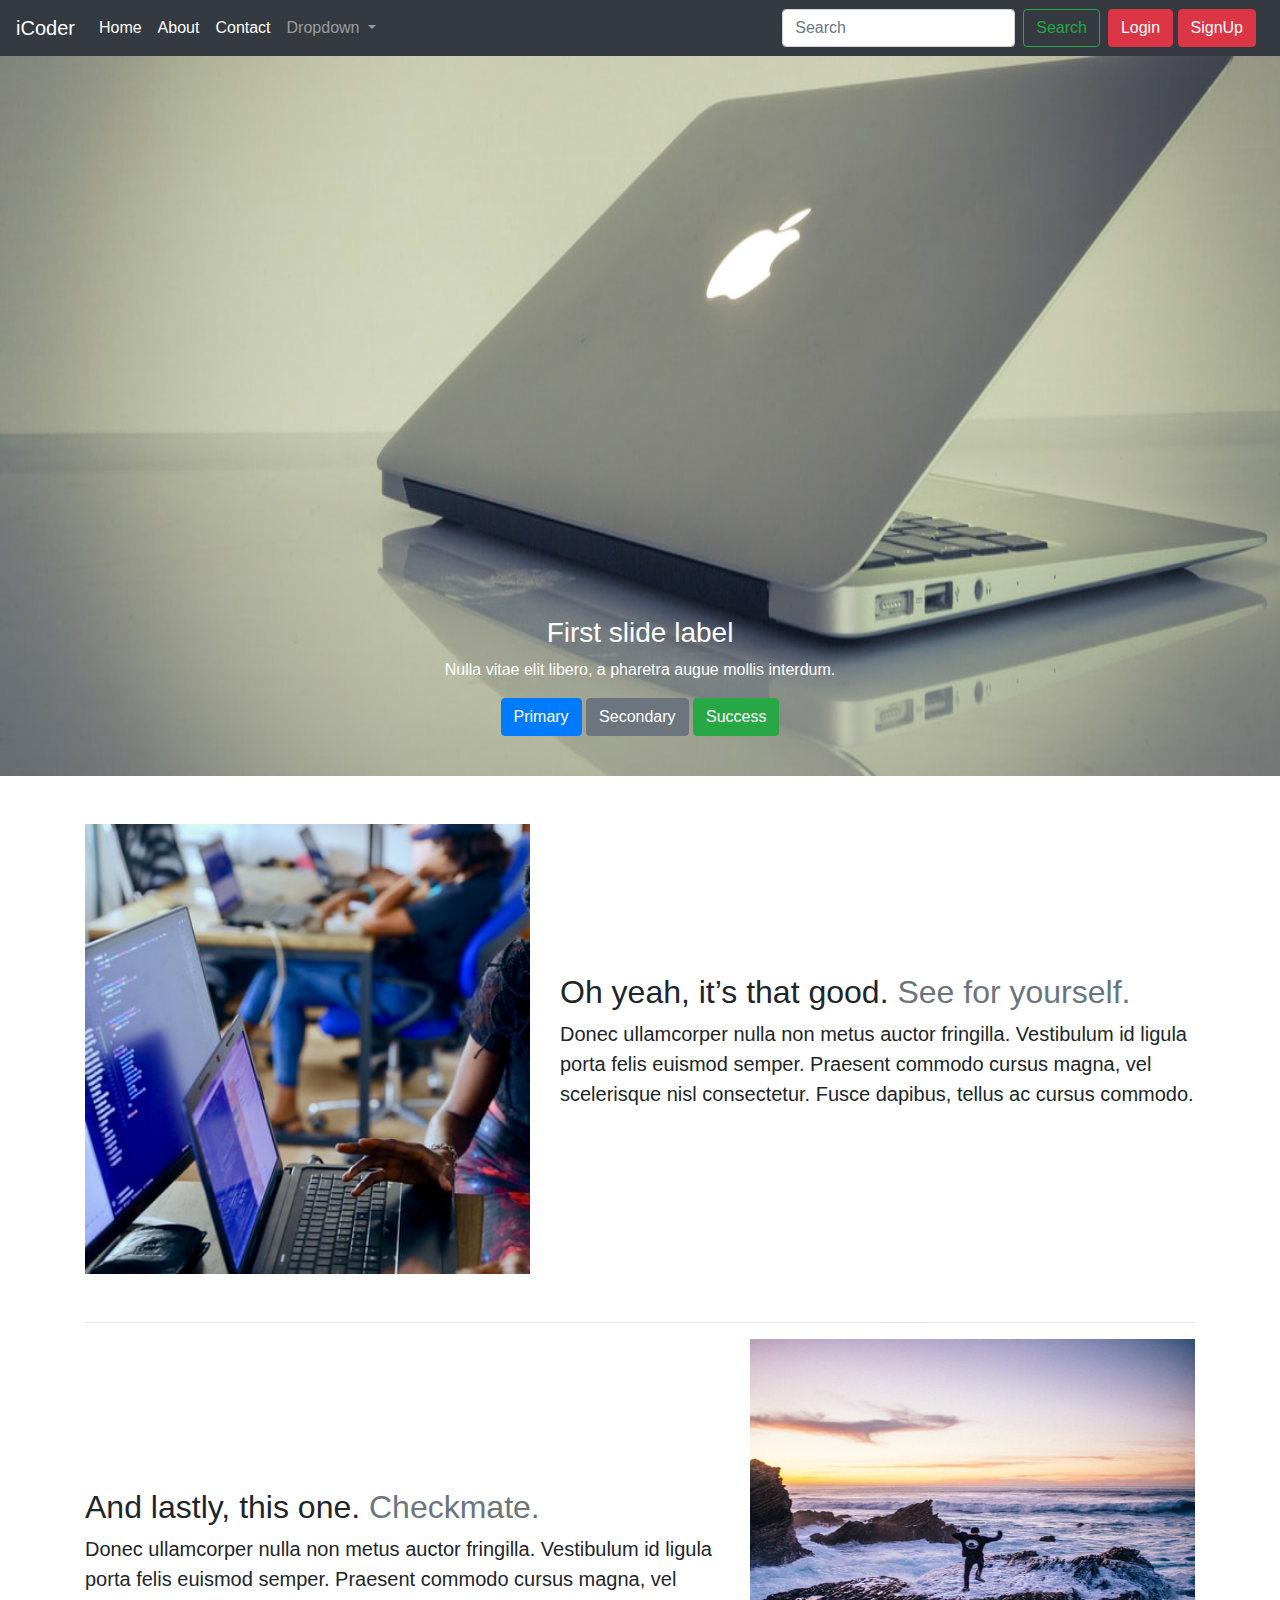
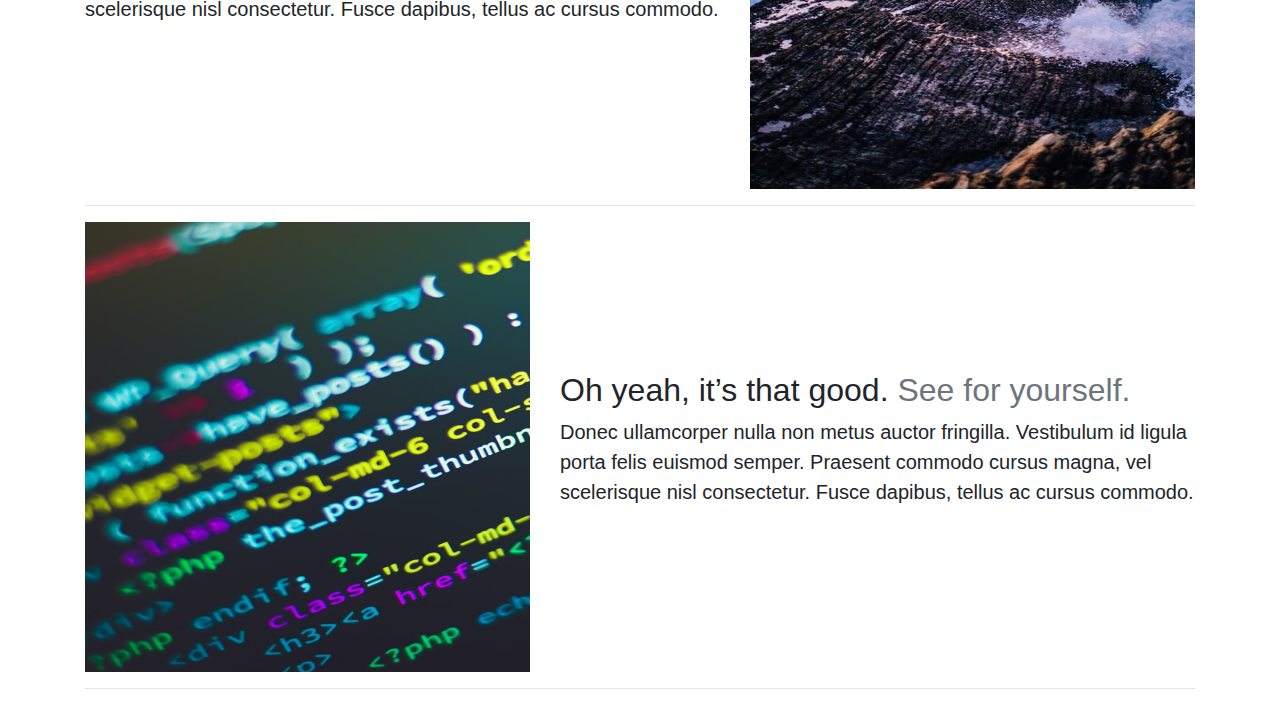
<file: index.html>
<!doctype html>
<html lang="en">
  <head>
    <!-- Required meta tags -->
    <meta charset="utf-8">
    <meta name="viewport" content="width=device-width, initial-scale=1, shrink-to-fit=no">

    <!-- Bootstrap CSS -->
    <link rel="stylesheet" href="https://cdn.jsdelivr.net/npm/bootstrap@4.4.1/dist/css/bootstrap.min.css" integrity="sha384-Vkoo8x4CGsO3+Hhxv8T/Q5PaXtkKtu6ug5TOeNV6gBiFeWPGFN9MuhOf23Q9Ifjh" crossorigin="anonymous">

    <title>iCoder Website</title>
  <link rel="stylesheet" href="style.css">
  </head>
  <body>
   

    
    <nav class="navbar navbar-expand-lg navbar-dark bg-dark">
      <a class="navbar-brand" href="#">iCoder</a>
      <button class="navbar-toggler" type="button" data-toggle="collapse" data-target="#navbarSupportedContent" aria-controls="navbarSupportedContent" aria-expanded="false" aria-label="Toggle navigation">
        <span class="navbar-toggler-icon"></span>
      </button>
    
      <div class="collapse navbar-collapse" id="navbarSupportedContent">
        <ul class="navbar-nav mr-auto">
          <li class="nav-item active">
            <a class="nav-link" href="/index.html">Home <span class="sr-only">(current)</span></a>
          </li>
          

          <li class="nav-item active">
            <a class="nav-link" href="/index2.html">About<span class="sr-only">(current)</span></a>
          </li>


          <li class="nav-item active">
            <a class="nav-link" href="/index3.html">Contact<span class="sr-only">(current)</span></a>
          </li>


          <li class="nav-item dropdown">
            <a class="nav-link dropdown-toggle" href="#" id="navbarDropdown" role="button" data-toggle="dropdown" aria-haspopup="true" aria-expanded="false">
              Dropdown
            </a>
            <div class="dropdown-menu" aria-labelledby="navbarDropdown">
              <a class="dropdown-item" href="#">Action</a>
              <a class="dropdown-item" href="#">Another action</a>
              <div class="dropdown-divider"></div>
              <a class="dropdown-item" href="#">Something else here</a>
            </div>
          </li>
         
        </ul>
        <form class="form-inline my-2 my-lg-0">
          <input class="form-control mr-sm-2" type="search" placeholder="Search" aria-label="Search">
          <button class="btn btn-outline-success my-2 my-sm-0" type="submit">Search</button>
        </form>
       
        <div class="mx-2">
          <button type="button" class="btn btn-danger" data-toggle="modal" data-target="#LoginModal">Login</button>
          <button type="button" class="btn btn-danger" data-toggle="modal" data-target="#SignupModal">SignUp</button>
        </div>

      </div>
    </nav>



<!-- Modal Login-->
<div class="modal fade" id="LoginModal" tabindex="-1" role="dialog" aria-labelledby="LoginModalLabel" aria-hidden="true">
  <div class="modal-dialog" role="document">
    <div class="modal-content">
      <div class="modal-header">
        <h5 class="modal-title" id="LoginModalLabel">Login Page</h5>
        <button type="button" class="close" data-dismiss="modal" aria-label="Close">
          <span aria-hidden="true">&times;</span>
        </button>
      </div>
      <div class="modal-body">
        <form>
          <div class="form-group">
            <label for="exampleInputEmail1">Email address</label>
            <input type="email" class="form-control" id="exampleInputEmail1" aria-describedby="emailHelp" placeholder="Enter email">
            <small id="emailHelp" class="form-text text-muted">We'll never share your email with anyone else.</small>
          </div>
          <div class="form-group">
            <label for="exampleInputPassword1">Password</label>
            <input type="password" class="form-control" id="exampleInputPassword1" placeholder="Password">
          </div>
       
       
        </form>
      </div>
      <div class="modal-footer">
        <button type="button" class="btn btn-secondary" data-dismiss="modal">Close</button>
        <button type="button" class="btn btn-primary">Login</button>
      </div>
    </div>
  </div>
</div>





<!-- Modal SignUp -->
<div class="modal fade" id="SignupModal" tabindex="-1" role="dialog" aria-labelledby="SignupModalLabel" aria-hidden="true">
  <div class="modal-dialog" role="document">
    <div class="modal-content">
      <div class="modal-header">
        <h5 class="modal-title" id="SignupModalLabel">SignUp Page</h5>
        <button type="button" class="close" data-dismiss="modal" aria-label="Close">
          <span aria-hidden="true">&times;</span>
        </button>
      </div>
      <div class="modal-body">
        
        <form>

          <div class="form-group">
            <label for="exampleInputPassword1">Name</label>
            <input type="text" class="form-control" id="exampleInputPassword1" placeholder="Name">
          </div>

          <div class="form-group">
            <label for="exampleInputEmail1">Email address</label>
            <input type="email" class="form-control" id="exampleInputEmail1" aria-describedby="emailHelp" placeholder="Enter email">
            <small id="emailHelp" class="form-text text-muted">We'll never share your email with anyone else.</small>
          </div>
          <div class="form-group">
            <label for="exampleInputPassword1">Password</label>
            <input type="password" class="form-control" id="exampleInputPassword1" placeholder="Password">
          </div>
       
          <div class="form-check">
            <input type="checkbox" class="form-check-input" id="exampleCheck1">
            <label class="form-check-label" for="exampleCheck1">Female</label>
          </div>
          <div class="form-check">
            <input type="checkbox" class="form-check-input" id="exampleCheck1">
            <label class="form-check-label" for="exampleCheck1">Male</label>
          </div>
       
        </form>

      </div>
      <div class="modal-footer">
        <button type="button" class="btn btn-secondary" data-dismiss="modal">Close</button>
        <button type="button" class="btn btn-primary">SingnUp</button>
      </div>
    </div>
  </div>
</div>




    <div id="carouselExampleSlidesOnly" class="carousel slide" data-ride="carousel">
      <div class="carousel-inner">
        <div class="carousel-item active">
            <img id="slides" src="images/1.jpg" class="d-block w-100 carouselImg" alt="...">
            <div class="carousel-caption d-none d-md-block">
              <h3>First slide label</h3>
              <p>Nulla vitae elit libero, a pharetra augue mollis interdum.</p>
              <button type="button" class="btn btn-primary">Primary</button>
              <button type="button" class="btn btn-secondary">Secondary</button>
              <button type="button" class="btn btn-success">Success</button>
            </div>
        </div>
        <div class="carousel-item">
          <img id="slides" src="images/program.avif" class="d-block w-100 carouselImg" alt="...">
          <div class="carousel-caption d-none d-md-block">
            <h3>Second slide label</h3>
            <p>Nulla vitae elit libero, a pharetra augue mollis interdum.</p>
            <button type="button" class="btn btn-primary">Primary</button>
            <button type="button" class="btn btn-secondary">Secondary</button>
            <button type="button" class="btn btn-success">Success</button>
          </div>
        </div>
        <div class="carousel-item">
          <img id="slides" src="images/img1.avif" class="d-block w-100 carouselImg" alt="...">
          <div class="carousel-caption d-none d-md-block">
            <h3>Third slide label</h3>
            <p>Nulla vitae elit libero, a pharetra augue mollis interdum.</p>
            <button type="button" class="btn btn-primary">Primary</button>
            <button type="button" class="btn btn-secondary">Secondary</button>
            <button type="button" class="btn btn-success">Success</button>
          </div>
        </div>
      </div>
    </div>





    <div class="container marketing">


  
      <div class="row featurette d-flex justify-content-center align-items-center my-5">
        <div class="col-md-7 order-md-2">
          <h2 class="featurette-heading">Oh yeah, it’s that good. <span class="text-muted">See for yourself.</span></h2>
          <p class="lead">Donec ullamcorper nulla non metus auctor fringilla. Vestibulum id ligula porta felis euismod semper. Praesent commodo cursus magna, vel scelerisque nisl consectetur. Fusce dapibus, tellus ac cursus commodo.</p>
        </div>
        <div class="col-md-5 order-md-1">
          <img id="contextImg" class="bd-placeholder-img bd-placeholder-img-lg featurette-image img-fluid mx-auto" width="500" height="500" src="images/about-1.jpg" alt="">
        </div>
      </div>
  
      <hr class="featurette-divider ">
  
      <div class="row featurette d-flex justify-content-center align-items-center">
        <div class="col-md-7">
          <h2 class="featurette-heading">And lastly, this one. <span class="text-muted">Checkmate.</span></h2>
          <p class="lead">Donec ullamcorper nulla non metus auctor fringilla. Vestibulum id ligula porta felis euismod semper. Praesent commodo cursus magna, vel scelerisque nisl consectetur. Fusce dapibus, tellus ac cursus commodo.</p>
        </div>
        <div class="col-md-5">
          <img id="contextImg" class="bd-placeholder-img bd-placeholder-img-lg featurette-image img-fluid mx-auto" width="500" height="500 cardImg2" src="images/thumb1.jpg" alt="">
        </div>
      </div>

      <hr class="featurette-divider ">
      
      <div class="row featurette d-flex justify-content-center align-items-center">
        <div class="col-md-7 order-md-2">
          <h2 class="featurette-heading">Oh yeah, it’s that good. <span class="text-muted">See for yourself.</span></h2>
          <p class="lead">Donec ullamcorper nulla non metus auctor fringilla. Vestibulum id ligula porta felis euismod semper. Praesent commodo cursus magna, vel scelerisque nisl consectetur. Fusce dapibus, tellus ac cursus commodo.</p>
        </div>
        <div class="col-md-5 order-md-1">
          <img id="contextImg" class="bd-placeholder-img bd-placeholder-img-lg featurette-image img-fluid mx-auto" width="500" height="500"  src="images/thumb2.jpg" alt="">
        </div>
      </div>
  
      <hr class="featurette-divider">
  
      <!-- /END THE FEATURETTES -->
  
    </div>







    <!-- Optional JavaScript -->
    <!-- jQuery first, then Popper.js, then Bootstrap JS -->
    <script src="https://code.jquery.com/jquery-3.4.1.slim.min.js" integrity="sha384-J6qa4849blE2+poT4WnyKhv5vZF5SrPo0iEjwBvKU7imGFAV0wwj1yYfoRSJoZ+n" crossorigin="anonymous"></script>
    <script src="https://cdn.jsdelivr.net/npm/popper.js@1.16.0/dist/umd/popper.min.js" integrity="sha384-Q6E9RHvbIyZFJoft+2mJbHaEWldlvI9IOYy5n3zV9zzTtmI3UksdQRVvoxMfooAo" crossorigin="anonymous"></script>
    <script src="https://cdn.jsdelivr.net/npm/bootstrap@4.4.1/dist/js/bootstrap.min.js" integrity="sha384-wfSDF2E50Y2D1uUdj0O3uMBJnjuUD4Ih7YwaYd1iqfktj0Uod8GCExl3Og8ifwB6" crossorigin="anonymous"></script>
  </body>
</html>
</file>
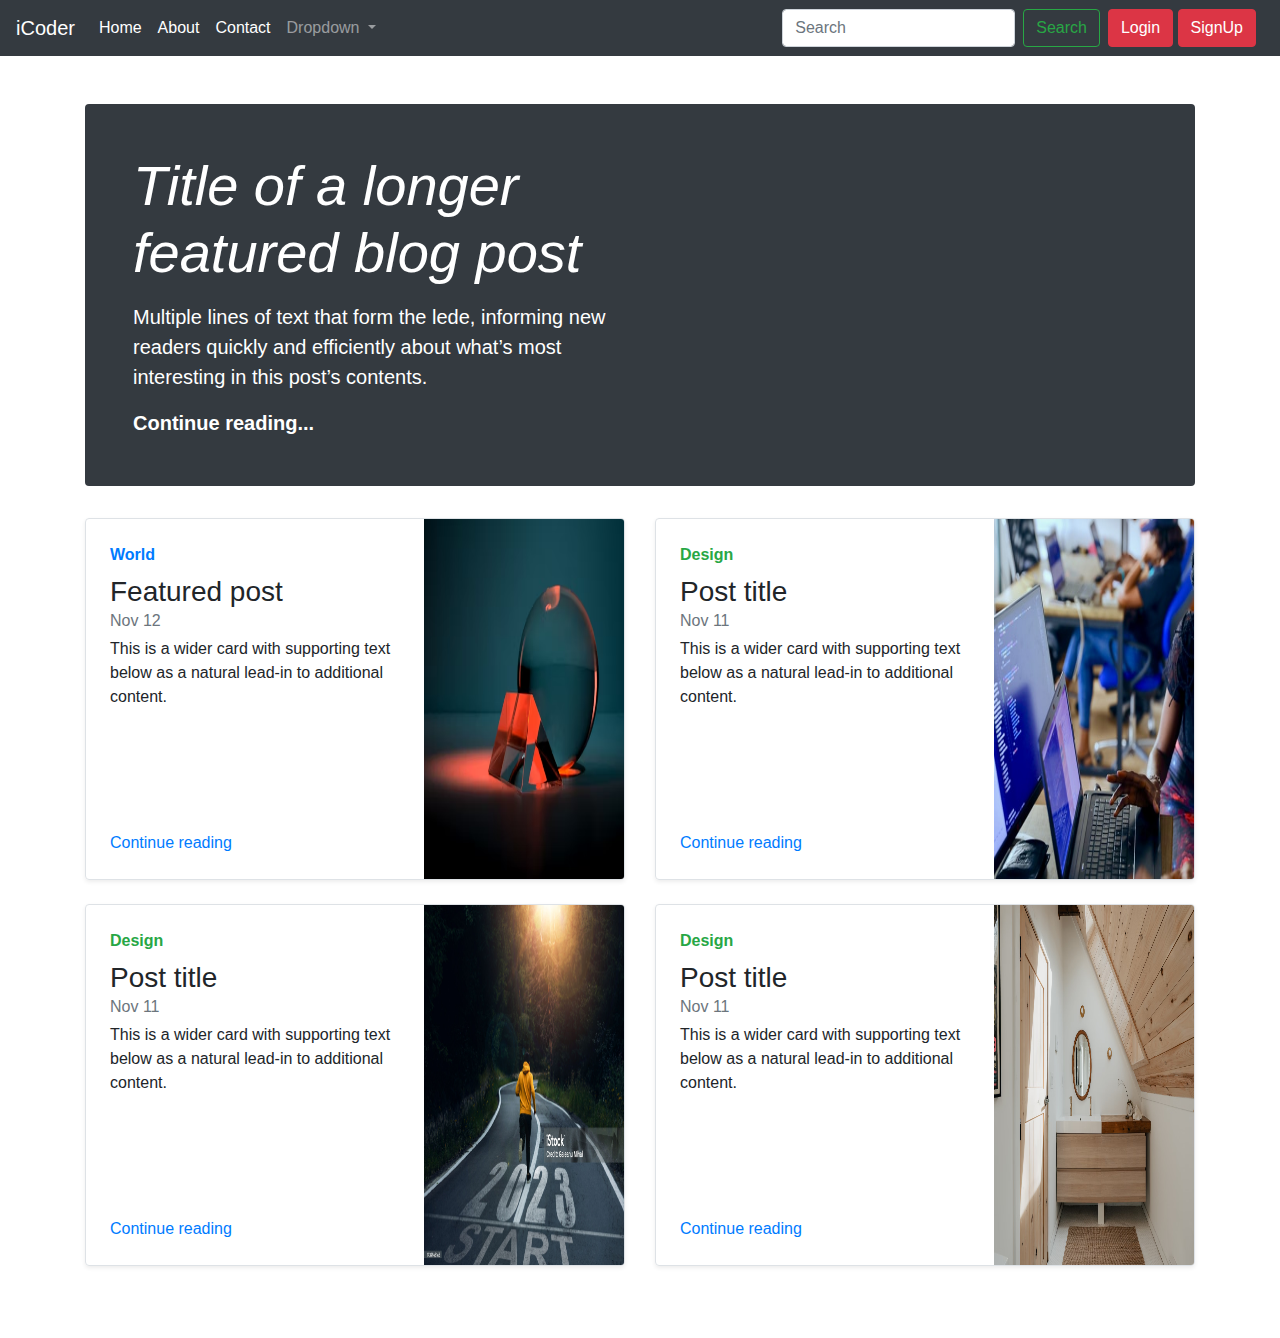
<file: about.html>
<!doctype html>
<html lang="en">
  <head>
    <!-- Required meta tags -->
    <meta charset="utf-8">
    <meta name="viewport" content="width=device-width, initial-scale=1, shrink-to-fit=no">

    <!-- Bootstrap CSS -->
    <link rel="stylesheet" href="https://cdn.jsdelivr.net/npm/bootstrap@4.4.1/dist/css/bootstrap.min.css" integrity="sha384-Vkoo8x4CGsO3+Hhxv8T/Q5PaXtkKtu6ug5TOeNV6gBiFeWPGFN9MuhOf23Q9Ifjh" crossorigin="anonymous">

    <title>iCoder Website</title>
  <link rel="stylesheet" href="style.css">
  </head>
  <body>
   


    <nav class="navbar navbar-expand-lg navbar-dark bg-dark">
      <a class="navbar-brand" href="#">iCoder</a>
      <button class="navbar-toggler" type="button" data-toggle="collapse" data-target="#navbarSupportedContent" aria-controls="navbarSupportedContent" aria-expanded="false" aria-label="Toggle navigation">
        <span class="navbar-toggler-icon"></span>
      </button>
    
      <div class="collapse navbar-collapse" id="navbarSupportedContent">
        <ul class="navbar-nav mr-auto">
          <li class="nav-item active">
            <a class="nav-link" href="/index.html">Home <span class="sr-only">(current)</span></a>
          </li>
          

          <li class="nav-item active">
            <a class="nav-link" href="/about.html">About<span class="sr-only">(current)</span></a>
          </li>


          <li class="nav-item active">
            <a class="nav-link" href="/contect.html">Contact<span class="sr-only">(current)</span></a>
          </li>


          <li class="nav-item dropdown">
            <a class="nav-link dropdown-toggle" href="#" id="navbarDropdown" role="button" data-toggle="dropdown" aria-haspopup="true" aria-expanded="false">
              Dropdown
            </a>
            <div class="dropdown-menu" aria-labelledby="navbarDropdown">
              <a class="dropdown-item" href="#">Action</a>
              <a class="dropdown-item" href="#">Another action</a>
              <div class="dropdown-divider"></div>
              <a class="dropdown-item" href="#">Something else here</a>
            </div>
          </li>
         
        </ul>
        <form class="form-inline my-2 my-lg-0">
          <input class="form-control mr-sm-2" type="search" placeholder="Search" aria-label="Search">
          <button class="btn btn-outline-success my-2 my-sm-0" type="submit">Search</button>
        </form>
       
        <div class="mx-2">
          <button type="button" class="btn btn-danger" data-toggle="modal" data-target="#LoginModal">Login</button>
          <button type="button" class="btn btn-danger" data-toggle="modal" data-target="#SignupModal">SignUp</button>
        </div>

      </div>
    </nav>



<!-- Modal Login-->
<div class="modal fade" id="LoginModal" tabindex="-1" role="dialog" aria-labelledby="LoginModalLabel" aria-hidden="true">
  <div class="modal-dialog" role="document">
    <div class="modal-content">
      <div class="modal-header">
        <h5 class="modal-title" id="LoginModalLabel">Login Page</h5>
        <button type="button" class="close" data-dismiss="modal" aria-label="Close">
          <span aria-hidden="true">&times;</span>
        </button>
      </div>
      <div class="modal-body">
        <form>
          <div class="form-group">
            <label for="exampleInputEmail1">Email address</label>
            <input type="email" class="form-control" id="exampleInputEmail1" aria-describedby="emailHelp" placeholder="Enter email">
            <small id="emailHelp" class="form-text text-muted">We'll never share your email with anyone else.</small>
          </div>
          <div class="form-group">
            <label for="exampleInputPassword1">Password</label>
            <input type="password" class="form-control" id="exampleInputPassword1" placeholder="Password">
          </div>
       
       
        </form>
      </div>
      <div class="modal-footer">
        <button type="button" class="btn btn-secondary" data-dismiss="modal">Close</button>
        <button type="button" class="btn btn-primary">Login</button>
      </div>
    </div>
  </div>
</div>





<!-- Modal SignUp -->
<div class="modal fade" id="SignupModal" tabindex="-1" role="dialog" aria-labelledby="SignupModalLabel" aria-hidden="true">
  <div class="modal-dialog" role="document">
    <div class="modal-content">
      <div class="modal-header">
        <h5 class="modal-title" id="SignupModalLabel">SignUp Page</h5>
        <button type="button" class="close" data-dismiss="modal" aria-label="Close">
          <span aria-hidden="true">&times;</span>
        </button>
      </div>
      <div class="modal-body">
        
        <form>

          <div class="form-group">
            <label for="exampleInputPassword1">Name</label>
            <input type="text" class="form-control" id="exampleInputPassword1" placeholder="Name">
          </div>

          <div class="form-group">
            <label for="exampleInputEmail1">Email address</label>
            <input type="email" class="form-control" id="exampleInputEmail1" aria-describedby="emailHelp" placeholder="Enter email">
            <small id="emailHelp" class="form-text text-muted">We'll never share your email with anyone else.</small>
          </div>
          <div class="form-group">
            <label for="exampleInputPassword1">Password</label>
            <input type="password" class="form-control" id="exampleInputPassword1" placeholder="Password">
          </div>
       
          <div class="form-check">
            <input type="checkbox" class="form-check-input" id="exampleCheck1">
            <label class="form-check-label" for="exampleCheck1">Female</label>
          </div>
          <div class="form-check">
            <input type="checkbox" class="form-check-input" id="exampleCheck1">
            <label class="form-check-label" for="exampleCheck1">Male</label>
          </div>
       
        </form>

      </div>
      <div class="modal-footer">
        <button type="button" class="btn btn-secondary" data-dismiss="modal">Close</button>
        <button type="button" class="btn btn-primary">SingnUp</button>
      </div>
    </div>
  </div>
</div>




    <div class="container my-5">
   
    
  
    
      <div id="banner" class="jumbotron p-4 p-md-5 text-white rounded bg-dark">
        <div  class="col-md-6 px-0">
          <h1 id="aboutTitleSec" class="display-4 font-italic">Title of a longer featured blog post</h1>
          <p class="lead my-3">Multiple lines of text that form the lede, informing new readers quickly and efficiently about what’s most interesting in this post’s contents.</p>
          <p class="lead mb-0"><a href="#" class="text-white font-weight-bold">Continue reading...</a></p>
        </div>
      </div>
    
      <div class="row mb-2">
        <div  class="col-md-6">
          <div class="row no-gutters border rounded overflow-hidden flex-md-row mb-4 shadow-sm h-md-250 position-relative">
            <div class="col p-4 d-flex flex-column position-static">
              <strong class="d-inline-block mb-2 text-primary">World</strong>
              <h3 class="mb-0">Featured post</h3>
              <div class="mb-1 text-muted">Nov 12</div>
              <p class="card-text mb-auto">This is a wider card with supporting text below as a natural lead-in to additional content.</p>
              <a href="#" class="stretched-link">Continue reading</a>
            </div>
            <div class="col-auto d-none d-lg-block">
              <img id="blogImg" class="bd-placeholder-img bd-placeholder-img-lg featurette-image img-fluid mx-auto" width="500" height="500"  src="images/program.avif" alt="">
            </div>
          </div>
        </div>
        <div class="col-md-6">
          <div class="row no-gutters border rounded overflow-hidden flex-md-row mb-4 shadow-sm h-md-250 position-relative">
            <div class="col p-4 d-flex flex-column position-static">
              <strong class="d-inline-block mb-2 text-success">Design</strong>
              <h3 class="mb-0">Post title</h3>
              <div class="mb-1 text-muted">Nov 11</div>
              <p class="mb-auto">This is a wider card with supporting text below as a natural lead-in to additional content.</p>
              <a href="#" class="stretched-link">Continue reading</a>
            </div>
            <div class="col-auto d-none d-lg-block">
              <img id="blogImg" class="bd-placeholder-img bd-placeholder-img-lg featurette-image img-fluid mx-auto" width="500" height="500"  src="images/about-1.jpg" alt="">
            </div>
          </div>
        </div>


        <div class="col-md-6">
          <div class="row no-gutters border rounded overflow-hidden flex-md-row mb-4 shadow-sm h-md-250 position-relative">
            <div class="col p-4 d-flex flex-column position-static">
              <strong class="d-inline-block mb-2 text-success">Design</strong>
              <h3 class="mb-0">Post title</h3>
              <div class="mb-1 text-muted">Nov 11</div>
              <p class="mb-auto">This is a wider card with supporting text below as a natural lead-in to additional content.</p>
              <a href="#" class="stretched-link">Continue reading</a>
            </div>
            <div class="col-auto d-none d-lg-block">
              <img id="blogImg" class="bd-placeholder-img bd-placeholder-img-lg featurette-image img-fluid mx-auto" width="500" height="500"  src="images/img_DateOfBith.jpg" alt="">
            </div>
          </div>
        </div>



        <div class="col-md-6">
          <div class="row no-gutters border rounded overflow-hidden flex-md-row mb-4 shadow-sm h-md-250 position-relative">
            <div class="col p-4 d-flex flex-column position-static">
              <strong class="d-inline-block mb-2 text-success">Design</strong>
              <h3 class="mb-0">Post title</h3>
              <div class="mb-1 text-muted">Nov 11</div>
              <p class="mb-auto">This is a wider card with supporting text below as a natural lead-in to additional content.</p>
              <a href="#" class="stretched-link">Continue reading</a>
            </div>
            <div class="col-auto d-none d-lg-block">
              <img id="blogImg" class="bd-placeholder-img bd-placeholder-img-lg featurette-image img-fluid mx-auto" width="500" height="500"  src="images/img1.avif" alt="">
            </div>
          </div>
        </div>

      </div>
    </div>










    <!-- Optional JavaScript -->
    <!-- jQuery first, then Popper.js, then Bootstrap JS -->
    <script src="https://code.jquery.com/jquery-3.4.1.slim.min.js" integrity="sha384-J6qa4849blE2+poT4WnyKhv5vZF5SrPo0iEjwBvKU7imGFAV0wwj1yYfoRSJoZ+n" crossorigin="anonymous"></script>
    <script src="https://cdn.jsdelivr.net/npm/popper.js@1.16.0/dist/umd/popper.min.js" integrity="sha384-Q6E9RHvbIyZFJoft+2mJbHaEWldlvI9IOYy5n3zV9zzTtmI3UksdQRVvoxMfooAo" crossorigin="anonymous"></script>
    <script src="https://cdn.jsdelivr.net/npm/bootstrap@4.4.1/dist/js/bootstrap.min.js" integrity="sha384-wfSDF2E50Y2D1uUdj0O3uMBJnjuUD4Ih7YwaYd1iqfktj0Uod8GCExl3Og8ifwB6" crossorigin="anonymous"></script>
  </body>
</html>
</file>
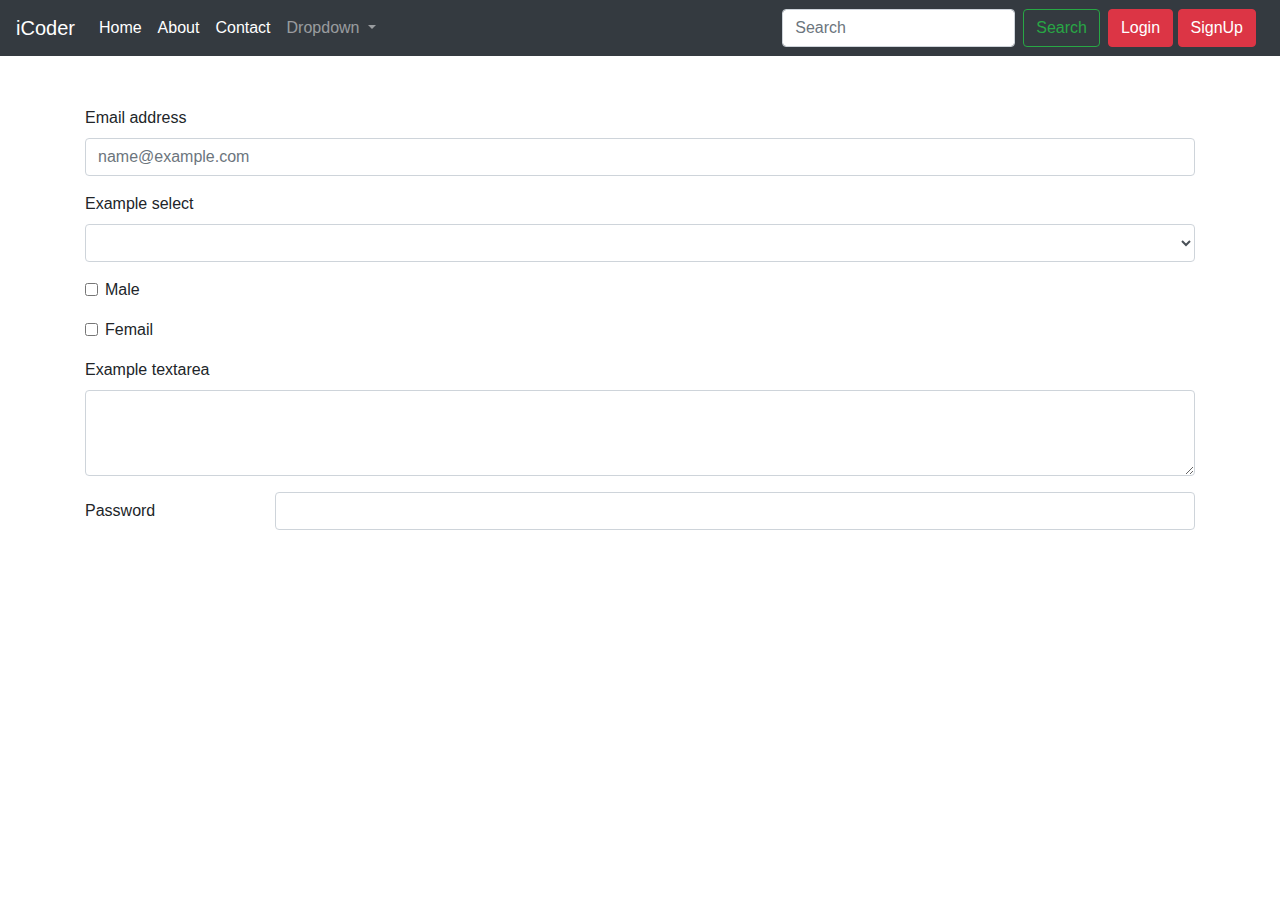
<file: contect.html>
<!doctype html>
<html lang="en">
  <head>
    <!-- Required meta tags -->
    <meta charset="utf-8">
    <meta name="viewport" content="width=device-width, initial-scale=1, shrink-to-fit=no">

    <!-- Bootstrap CSS -->
    <link rel="stylesheet" href="https://cdn.jsdelivr.net/npm/bootstrap@4.4.1/dist/css/bootstrap.min.css" integrity="sha384-Vkoo8x4CGsO3+Hhxv8T/Q5PaXtkKtu6ug5TOeNV6gBiFeWPGFN9MuhOf23Q9Ifjh" crossorigin="anonymous">

    <title>iCoder Website</title>
  <link rel="stylesheet" href="style.css">
  </head>
  <body>
   
    <nav class="navbar navbar-expand-lg navbar-dark bg-dark">
      <a class="navbar-brand" href="#">iCoder</a>
      <button class="navbar-toggler" type="button" data-toggle="collapse" data-target="#navbarSupportedContent" aria-controls="navbarSupportedContent" aria-expanded="false" aria-label="Toggle navigation">
        <span class="navbar-toggler-icon"></span>
      </button>
    
      <div class="collapse navbar-collapse" id="navbarSupportedContent">
        <ul class="navbar-nav mr-auto">
          <li class="nav-item active">
            <a class="nav-link" href="/index.html">Home <span class="sr-only">(current)</span></a>
          </li>
          

          <li class="nav-item active">
            <a class="nav-link" href="/about.html">About<span class="sr-only">(current)</span></a>
          </li>


          <li class="nav-item active">
            <a class="nav-link" href="/contect.html">Contact<span class="sr-only">(current)</span></a>
          </li>


          <li class="nav-item dropdown">
            <a class="nav-link dropdown-toggle" href="#" id="navbarDropdown" role="button" data-toggle="dropdown" aria-haspopup="true" aria-expanded="false">
              Dropdown
            </a>
            <div class="dropdown-menu" aria-labelledby="navbarDropdown">
              <a class="dropdown-item" href="#">Action</a>
              <a class="dropdown-item" href="#">Another action</a>
              <div class="dropdown-divider"></div>
              <a class="dropdown-item" href="#">Something else here</a>
            </div>
          </li>
         
        </ul>
        <form class="form-inline my-2 my-lg-0">
          <input class="form-control mr-sm-2" type="search" placeholder="Search" aria-label="Search">
          <button class="btn btn-outline-success my-2 my-sm-0" type="submit">Search</button>
        </form>
       
        <div class="mx-2">
          <button type="button" class="btn btn-danger" data-toggle="modal" data-target="#LoginModal">Login</button>
          <button type="button" class="btn btn-danger" data-toggle="modal" data-target="#SignupModal">SignUp</button>
        </div>

      </div>
    </nav>



<!-- Modal Login-->
<div class="modal fade" id="LoginModal" tabindex="-1" role="dialog" aria-labelledby="LoginModalLabel" aria-hidden="true">
  <div class="modal-dialog" role="document">
    <div class="modal-content">
      <div class="modal-header">
        <h5 class="modal-title" id="LoginModalLabel">Login Page</h5>
        <button type="button" class="close" data-dismiss="modal" aria-label="Close">
          <span aria-hidden="true">&times;</span>
        </button>
      </div>
      <div class="modal-body">
        <form>
          <div class="form-group">
            <label for="exampleInputEmail1">Email address</label>
            <input type="email" class="form-control" id="exampleInputEmail1" aria-describedby="emailHelp" placeholder="Enter email">
            <small id="emailHelp" class="form-text text-muted">We'll never share your email with anyone else.</small>
          </div>
          <div class="form-group">
            <label for="exampleInputPassword1">Password</label>
            <input type="password" class="form-control" id="exampleInputPassword1" placeholder="Password">
          </div>
       
       
        </form>
      </div>
      <div class="modal-footer">
        <button type="button" class="btn btn-secondary" data-dismiss="modal">Close</button>
        <button type="button" class="btn btn-primary">Login</button>
      </div>
    </div>
  </div>
</div>





<!-- Modal SignUp -->
<div class="modal fade" id="SignupModal" tabindex="-1" role="dialog" aria-labelledby="SignupModalLabel" aria-hidden="true">
  <div class="modal-dialog" role="document">
    <div class="modal-content">
      <div class="modal-header">
        <h5 class="modal-title" id="SignupModalLabel">SignUp Page</h5>
        <button type="button" class="close" data-dismiss="modal" aria-label="Close">
          <span aria-hidden="true">&times;</span>
        </button>
      </div>
      <div class="modal-body">
        
        <form>

          <div class="form-group">
            <label for="exampleInputPassword1">Name</label>
            <input type="text" class="form-control" id="exampleInputPassword1" placeholder="Name">
          </div>

          <div class="form-group">
            <label for="exampleInputEmail1">Email address</label>
            <input type="email" class="form-control" id="exampleInputEmail1" aria-describedby="emailHelp" placeholder="Enter email">
            <small id="emailHelp" class="form-text text-muted">We'll never share your email with anyone else.</small>
          </div>
          <div class="form-group">
            <label for="exampleInputPassword1">Password</label>
            <input type="password" class="form-control" id="exampleInputPassword1" placeholder="Password">
          </div>
       
          <div class="form-check">
            <input type="checkbox" class="form-check-input" id="exampleCheck1">
            <label class="form-check-label" for="exampleCheck1">Female</label>
          </div>
          <div class="form-check">
            <input type="checkbox" class="form-check-input" id="exampleCheck1">
            <label class="form-check-label" for="exampleCheck1">Male</label>
          </div>
       
        </form>

      </div>
      <div class="modal-footer">
        <button type="button" class="btn btn-secondary" data-dismiss="modal">Close</button>
        <button type="button" class="btn btn-primary">SingnUp</button>
      </div>
    </div>
  </div>
</div>









<div class="container">
    <form>
    <div class="form-group">
      <label for="exampleFormControlInput1">Email address</label>
      <input type="email" class="form-control" id="exampleFormControlInput1" placeholder="name@example.com">
    </div>
    <div class="form-group">
      <label for="exampleFormControlSelect1">Example select</label>
      <select class="form-control" id="exampleFormControlSelect1">
        <option></option>
        <option>Web Development</option>
        <option>Mobile Development</option>
        <option>Flutter Development</option>
        <option>Backend Development</option>
       
      </select>
    </div>
 
    <div class="form-group form-check">
        <input type="checkbox" class="form-check-input" id="exampleCheck1">
        <label class="form-check-label" for="exampleCheck1">Male</label>
      </div>

      <div class="form-group form-check">
        <input type="checkbox" class="form-check-input" id="exampleCheck1">
        <label class="form-check-label" for="exampleCheck1">Femail</label>
      </div>

      
    
    <div class="form-group">
      <label for="exampleFormControlTextarea1">Example textarea</label>
      <textarea class="form-control" id="exampleFormControlTextarea1" rows="3"></textarea>
    </div>


    <div id="passwordControl" class="form-group row">
        <label for="inputPassword" class="col-sm-2 col-form-label">Password</label>
        <div class="col-sm-10">
          <input type="password" class="form-control" id="inputPassword">
        </div>
      </div>
  </form></div>







    <!-- Optional JavaScript -->
    <!-- jQuery first, then Popper.js, then Bootstrap JS -->
    <script src="https://code.jquery.com/jquery-3.4.1.slim.min.js" integrity="sha384-J6qa4849blE2+poT4WnyKhv5vZF5SrPo0iEjwBvKU7imGFAV0wwj1yYfoRSJoZ+n" crossorigin="anonymous"></script>
    <script src="https://cdn.jsdelivr.net/npm/popper.js@1.16.0/dist/umd/popper.min.js" integrity="sha384-Q6E9RHvbIyZFJoft+2mJbHaEWldlvI9IOYy5n3zV9zzTtmI3UksdQRVvoxMfooAo" crossorigin="anonymous"></script>
    <script src="https://cdn.jsdelivr.net/npm/bootstrap@4.4.1/dist/js/bootstrap.min.js" integrity="sha384-wfSDF2E50Y2D1uUdj0O3uMBJnjuUD4Ih7YwaYd1iqfktj0Uod8GCExl3Og8ifwB6" crossorigin="anonymous"></script>
  </body>
</html>
</file>
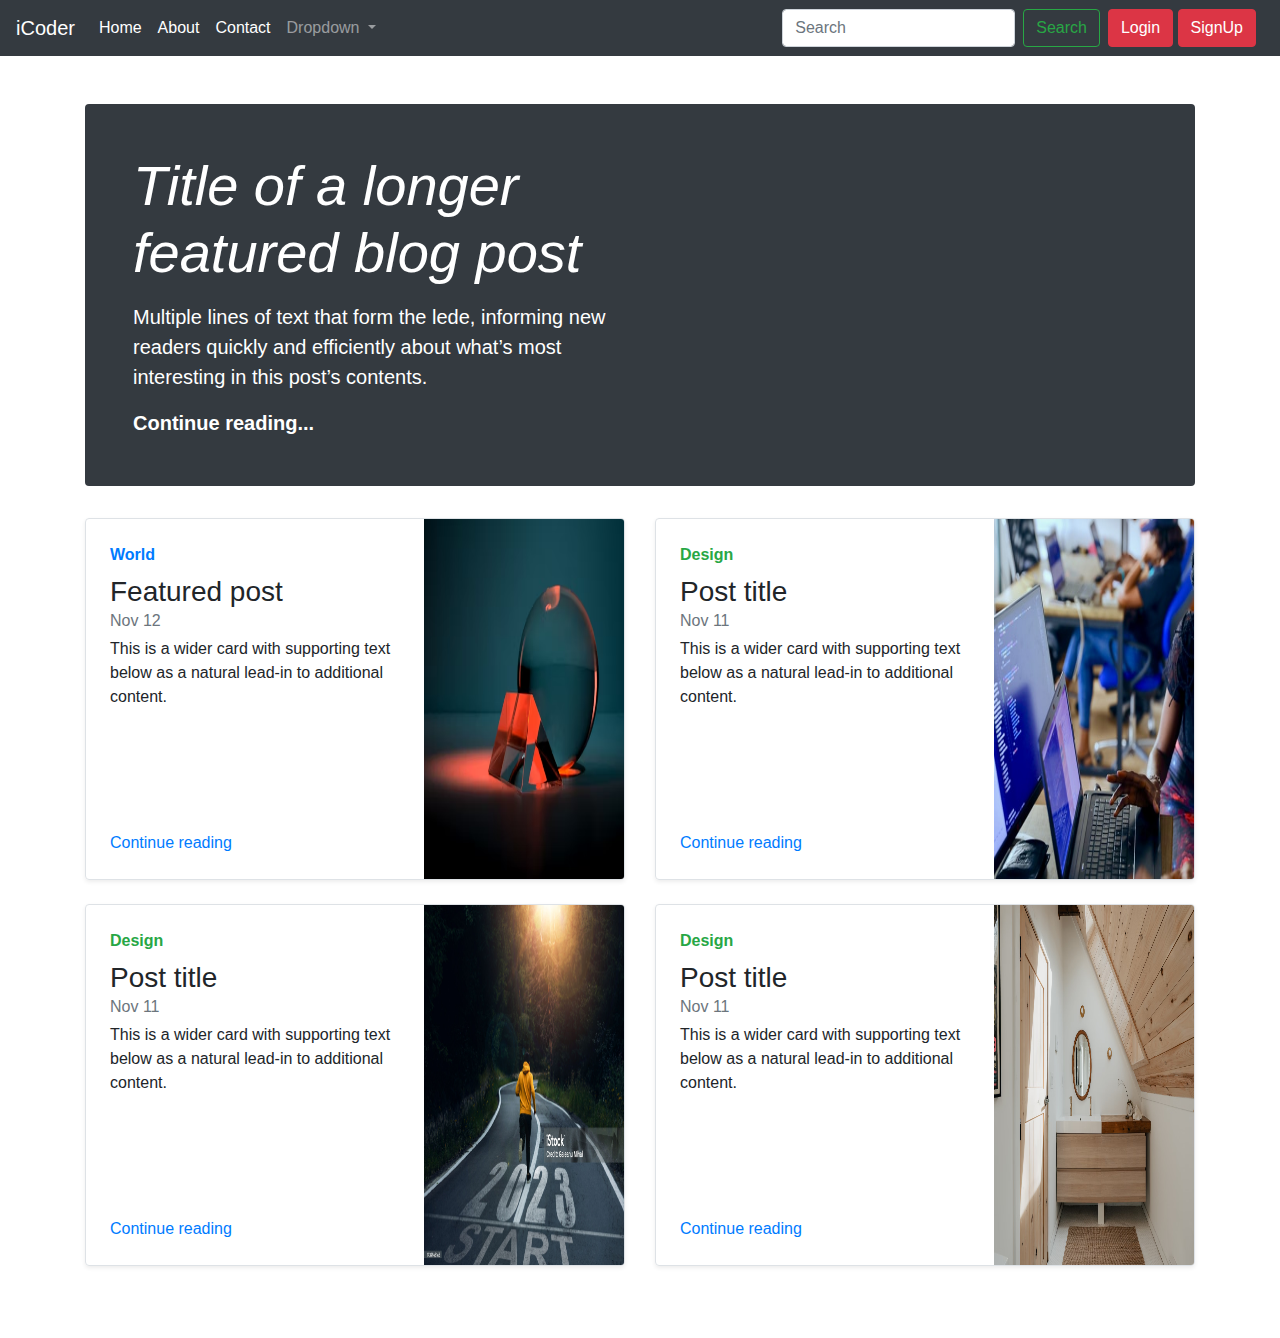
<file: index2.html>
<!doctype html>
<html lang="en">
  <head>
    <!-- Required meta tags -->
    <meta charset="utf-8">
    <meta name="viewport" content="width=device-width, initial-scale=1, shrink-to-fit=no">

    <!-- Bootstrap CSS -->
    <link rel="stylesheet" href="https://cdn.jsdelivr.net/npm/bootstrap@4.4.1/dist/css/bootstrap.min.css" integrity="sha384-Vkoo8x4CGsO3+Hhxv8T/Q5PaXtkKtu6ug5TOeNV6gBiFeWPGFN9MuhOf23Q9Ifjh" crossorigin="anonymous">

    <title>iCoder Website</title>
  <link rel="stylesheet" href="style.css">
  </head>
  <body>
   


    <nav class="navbar navbar-expand-lg navbar-dark bg-dark">
      <a class="navbar-brand" href="#">iCoder</a>
      <button class="navbar-toggler" type="button" data-toggle="collapse" data-target="#navbarSupportedContent" aria-controls="navbarSupportedContent" aria-expanded="false" aria-label="Toggle navigation">
        <span class="navbar-toggler-icon"></span>
      </button>
    
      <div class="collapse navbar-collapse" id="navbarSupportedContent">
        <ul class="navbar-nav mr-auto">
          <li class="nav-item active">
            <a class="nav-link" href="/index.html">Home <span class="sr-only">(current)</span></a>
          </li>
          

          <li class="nav-item active">
            <a class="nav-link" href="/index2.html">About<span class="sr-only">(current)</span></a>
          </li>


          <li class="nav-item active">
            <a class="nav-link" href="/index3.html">Contact<span class="sr-only">(current)</span></a>
          </li>


          <li class="nav-item dropdown">
            <a class="nav-link dropdown-toggle" href="#" id="navbarDropdown" role="button" data-toggle="dropdown" aria-haspopup="true" aria-expanded="false">
              Dropdown
            </a>
            <div class="dropdown-menu" aria-labelledby="navbarDropdown">
              <a class="dropdown-item" href="#">Action</a>
              <a class="dropdown-item" href="#">Another action</a>
              <div class="dropdown-divider"></div>
              <a class="dropdown-item" href="#">Something else here</a>
            </div>
          </li>
         
        </ul>
        <form class="form-inline my-2 my-lg-0">
          <input class="form-control mr-sm-2" type="search" placeholder="Search" aria-label="Search">
          <button class="btn btn-outline-success my-2 my-sm-0" type="submit">Search</button>
        </form>
       
        <div class="mx-2">
          <button type="button" class="btn btn-danger" data-toggle="modal" data-target="#LoginModal">Login</button>
          <button type="button" class="btn btn-danger" data-toggle="modal" data-target="#SignupModal">SignUp</button>
        </div>

      </div>
    </nav>



<!-- Modal Login-->
<div class="modal fade" id="LoginModal" tabindex="-1" role="dialog" aria-labelledby="LoginModalLabel" aria-hidden="true">
  <div class="modal-dialog" role="document">
    <div class="modal-content">
      <div class="modal-header">
        <h5 class="modal-title" id="LoginModalLabel">Login Page</h5>
        <button type="button" class="close" data-dismiss="modal" aria-label="Close">
          <span aria-hidden="true">&times;</span>
        </button>
      </div>
      <div class="modal-body">
        <form>
          <div class="form-group">
            <label for="exampleInputEmail1">Email address</label>
            <input type="email" class="form-control" id="exampleInputEmail1" aria-describedby="emailHelp" placeholder="Enter email">
            <small id="emailHelp" class="form-text text-muted">We'll never share your email with anyone else.</small>
          </div>
          <div class="form-group">
            <label for="exampleInputPassword1">Password</label>
            <input type="password" class="form-control" id="exampleInputPassword1" placeholder="Password">
          </div>
       
       
        </form>
      </div>
      <div class="modal-footer">
        <button type="button" class="btn btn-secondary" data-dismiss="modal">Close</button>
        <button type="button" class="btn btn-primary">Login</button>
      </div>
    </div>
  </div>
</div>





<!-- Modal SignUp -->
<div class="modal fade" id="SignupModal" tabindex="-1" role="dialog" aria-labelledby="SignupModalLabel" aria-hidden="true">
  <div class="modal-dialog" role="document">
    <div class="modal-content">
      <div class="modal-header">
        <h5 class="modal-title" id="SignupModalLabel">SignUp Page</h5>
        <button type="button" class="close" data-dismiss="modal" aria-label="Close">
          <span aria-hidden="true">&times;</span>
        </button>
      </div>
      <div class="modal-body">
        
        <form>

          <div class="form-group">
            <label for="exampleInputPassword1">Name</label>
            <input type="text" class="form-control" id="exampleInputPassword1" placeholder="Name">
          </div>

          <div class="form-group">
            <label for="exampleInputEmail1">Email address</label>
            <input type="email" class="form-control" id="exampleInputEmail1" aria-describedby="emailHelp" placeholder="Enter email">
            <small id="emailHelp" class="form-text text-muted">We'll never share your email with anyone else.</small>
          </div>
          <div class="form-group">
            <label for="exampleInputPassword1">Password</label>
            <input type="password" class="form-control" id="exampleInputPassword1" placeholder="Password">
          </div>
       
          <div class="form-check">
            <input type="checkbox" class="form-check-input" id="exampleCheck1">
            <label class="form-check-label" for="exampleCheck1">Female</label>
          </div>
          <div class="form-check">
            <input type="checkbox" class="form-check-input" id="exampleCheck1">
            <label class="form-check-label" for="exampleCheck1">Male</label>
          </div>
       
        </form>

      </div>
      <div class="modal-footer">
        <button type="button" class="btn btn-secondary" data-dismiss="modal">Close</button>
        <button type="button" class="btn btn-primary">SingnUp</button>
      </div>
    </div>
  </div>
</div>




    <div class="container my-5">
   
    
  
    
      <div id="banner" class="jumbotron p-4 p-md-5 text-white rounded bg-dark">
        <div  class="col-md-6 px-0">
          <h1 id="aboutTitleSec" class="display-4 font-italic">Title of a longer featured blog post</h1>
          <p class="lead my-3">Multiple lines of text that form the lede, informing new readers quickly and efficiently about what’s most interesting in this post’s contents.</p>
          <p class="lead mb-0"><a href="#" class="text-white font-weight-bold">Continue reading...</a></p>
        </div>
      </div>
    
      <div class="row mb-2">
        <div  class="col-md-6">
          <div class="row no-gutters border rounded overflow-hidden flex-md-row mb-4 shadow-sm h-md-250 position-relative">
            <div class="col p-4 d-flex flex-column position-static">
              <strong class="d-inline-block mb-2 text-primary">World</strong>
              <h3 class="mb-0">Featured post</h3>
              <div class="mb-1 text-muted">Nov 12</div>
              <p class="card-text mb-auto">This is a wider card with supporting text below as a natural lead-in to additional content.</p>
              <a href="#" class="stretched-link">Continue reading</a>
            </div>
            <div class="col-auto d-none d-lg-block">
              <img id="blogImg" class="bd-placeholder-img bd-placeholder-img-lg featurette-image img-fluid mx-auto" width="500" height="500"  src="images/program.avif" alt="">
            </div>
          </div>
        </div>
        <div class="col-md-6">
          <div class="row no-gutters border rounded overflow-hidden flex-md-row mb-4 shadow-sm h-md-250 position-relative">
            <div class="col p-4 d-flex flex-column position-static">
              <strong class="d-inline-block mb-2 text-success">Design</strong>
              <h3 class="mb-0">Post title</h3>
              <div class="mb-1 text-muted">Nov 11</div>
              <p class="mb-auto">This is a wider card with supporting text below as a natural lead-in to additional content.</p>
              <a href="#" class="stretched-link">Continue reading</a>
            </div>
            <div class="col-auto d-none d-lg-block">
              <img id="blogImg" class="bd-placeholder-img bd-placeholder-img-lg featurette-image img-fluid mx-auto" width="500" height="500"  src="images/about-1.jpg" alt="">
            </div>
          </div>
        </div>


        <div class="col-md-6">
          <div class="row no-gutters border rounded overflow-hidden flex-md-row mb-4 shadow-sm h-md-250 position-relative">
            <div class="col p-4 d-flex flex-column position-static">
              <strong class="d-inline-block mb-2 text-success">Design</strong>
              <h3 class="mb-0">Post title</h3>
              <div class="mb-1 text-muted">Nov 11</div>
              <p class="mb-auto">This is a wider card with supporting text below as a natural lead-in to additional content.</p>
              <a href="#" class="stretched-link">Continue reading</a>
            </div>
            <div class="col-auto d-none d-lg-block">
              <img id="blogImg" class="bd-placeholder-img bd-placeholder-img-lg featurette-image img-fluid mx-auto" width="500" height="500"  src="images/img_DateOfBith.jpg" alt="">
            </div>
          </div>
        </div>



        <div class="col-md-6">
          <div class="row no-gutters border rounded overflow-hidden flex-md-row mb-4 shadow-sm h-md-250 position-relative">
            <div class="col p-4 d-flex flex-column position-static">
              <strong class="d-inline-block mb-2 text-success">Design</strong>
              <h3 class="mb-0">Post title</h3>
              <div class="mb-1 text-muted">Nov 11</div>
              <p class="mb-auto">This is a wider card with supporting text below as a natural lead-in to additional content.</p>
              <a href="#" class="stretched-link">Continue reading</a>
            </div>
            <div class="col-auto d-none d-lg-block">
              <img id="blogImg" class="bd-placeholder-img bd-placeholder-img-lg featurette-image img-fluid mx-auto" width="500" height="500"  src="images/img1.avif" alt="">
            </div>
          </div>
        </div>

      </div>
    </div>










    <!-- Optional JavaScript -->
    <!-- jQuery first, then Popper.js, then Bootstrap JS -->
    <script src="https://code.jquery.com/jquery-3.4.1.slim.min.js" integrity="sha384-J6qa4849blE2+poT4WnyKhv5vZF5SrPo0iEjwBvKU7imGFAV0wwj1yYfoRSJoZ+n" crossorigin="anonymous"></script>
    <script src="https://cdn.jsdelivr.net/npm/popper.js@1.16.0/dist/umd/popper.min.js" integrity="sha384-Q6E9RHvbIyZFJoft+2mJbHaEWldlvI9IOYy5n3zV9zzTtmI3UksdQRVvoxMfooAo" crossorigin="anonymous"></script>
    <script src="https://cdn.jsdelivr.net/npm/bootstrap@4.4.1/dist/js/bootstrap.min.js" integrity="sha384-wfSDF2E50Y2D1uUdj0O3uMBJnjuUD4Ih7YwaYd1iqfktj0Uod8GCExl3Og8ifwB6" crossorigin="anonymous"></script>
  </body>
</html>
</file>
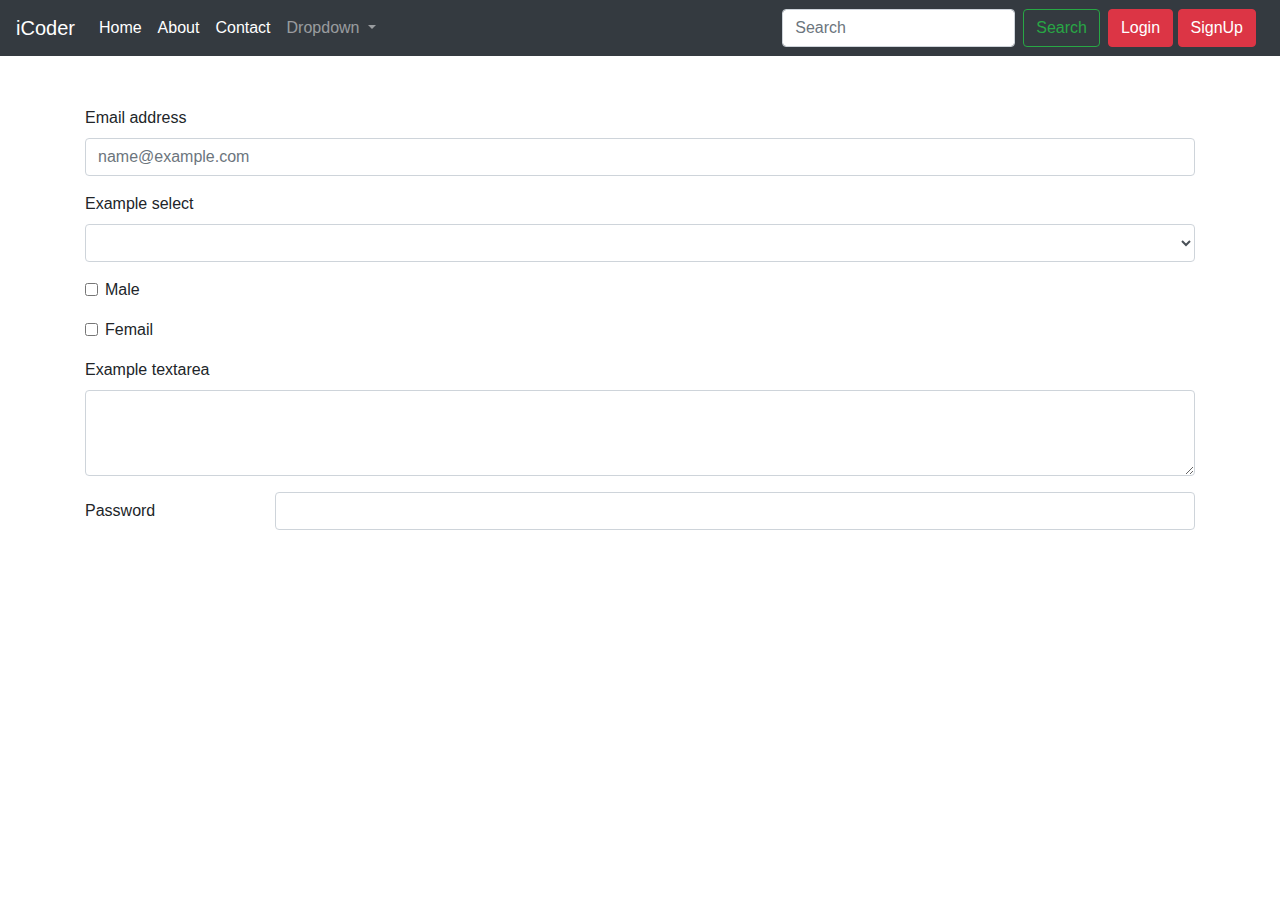
<file: index3.html>
<!doctype html>
<html lang="en">
  <head>
    <!-- Required meta tags -->
    <meta charset="utf-8">
    <meta name="viewport" content="width=device-width, initial-scale=1, shrink-to-fit=no">

    <!-- Bootstrap CSS -->
    <link rel="stylesheet" href="https://cdn.jsdelivr.net/npm/bootstrap@4.4.1/dist/css/bootstrap.min.css" integrity="sha384-Vkoo8x4CGsO3+Hhxv8T/Q5PaXtkKtu6ug5TOeNV6gBiFeWPGFN9MuhOf23Q9Ifjh" crossorigin="anonymous">

    <title>iCoder Website</title>
  <link rel="stylesheet" href="style.css">
  </head>
  <body>
   
    <nav class="navbar navbar-expand-lg navbar-dark bg-dark">
      <a class="navbar-brand" href="#">iCoder</a>
      <button class="navbar-toggler" type="button" data-toggle="collapse" data-target="#navbarSupportedContent" aria-controls="navbarSupportedContent" aria-expanded="false" aria-label="Toggle navigation">
        <span class="navbar-toggler-icon"></span>
      </button>
    
      <div class="collapse navbar-collapse" id="navbarSupportedContent">
        <ul class="navbar-nav mr-auto">
          <li class="nav-item active">
            <a class="nav-link" href="/index.html">Home <span class="sr-only">(current)</span></a>
          </li>
          

          <li class="nav-item active">
            <a class="nav-link" href="/index2.html">About<span class="sr-only">(current)</span></a>
          </li>


          <li class="nav-item active">
            <a class="nav-link" href="/index3.html">Contact<span class="sr-only">(current)</span></a>
          </li>


          <li class="nav-item dropdown">
            <a class="nav-link dropdown-toggle" href="#" id="navbarDropdown" role="button" data-toggle="dropdown" aria-haspopup="true" aria-expanded="false">
              Dropdown
            </a>
            <div class="dropdown-menu" aria-labelledby="navbarDropdown">
              <a class="dropdown-item" href="#">Action</a>
              <a class="dropdown-item" href="#">Another action</a>
              <div class="dropdown-divider"></div>
              <a class="dropdown-item" href="#">Something else here</a>
            </div>
          </li>
         
        </ul>
        <form class="form-inline my-2 my-lg-0">
          <input class="form-control mr-sm-2" type="search" placeholder="Search" aria-label="Search">
          <button class="btn btn-outline-success my-2 my-sm-0" type="submit">Search</button>
        </form>
       
        <div class="mx-2">
          <button type="button" class="btn btn-danger" data-toggle="modal" data-target="#LoginModal">Login</button>
          <button type="button" class="btn btn-danger" data-toggle="modal" data-target="#SignupModal">SignUp</button>
        </div>

      </div>
    </nav>



<!-- Modal Login-->
<div class="modal fade" id="LoginModal" tabindex="-1" role="dialog" aria-labelledby="LoginModalLabel" aria-hidden="true">
  <div class="modal-dialog" role="document">
    <div class="modal-content">
      <div class="modal-header">
        <h5 class="modal-title" id="LoginModalLabel">Login Page</h5>
        <button type="button" class="close" data-dismiss="modal" aria-label="Close">
          <span aria-hidden="true">&times;</span>
        </button>
      </div>
      <div class="modal-body">
        <form>
          <div class="form-group">
            <label for="exampleInputEmail1">Email address</label>
            <input type="email" class="form-control" id="exampleInputEmail1" aria-describedby="emailHelp" placeholder="Enter email">
            <small id="emailHelp" class="form-text text-muted">We'll never share your email with anyone else.</small>
          </div>
          <div class="form-group">
            <label for="exampleInputPassword1">Password</label>
            <input type="password" class="form-control" id="exampleInputPassword1" placeholder="Password">
          </div>
       
       
        </form>
      </div>
      <div class="modal-footer">
        <button type="button" class="btn btn-secondary" data-dismiss="modal">Close</button>
        <button type="button" class="btn btn-primary">Login</button>
      </div>
    </div>
  </div>
</div>





<!-- Modal SignUp -->
<div class="modal fade" id="SignupModal" tabindex="-1" role="dialog" aria-labelledby="SignupModalLabel" aria-hidden="true">
  <div class="modal-dialog" role="document">
    <div class="modal-content">
      <div class="modal-header">
        <h5 class="modal-title" id="SignupModalLabel">SignUp Page</h5>
        <button type="button" class="close" data-dismiss="modal" aria-label="Close">
          <span aria-hidden="true">&times;</span>
        </button>
      </div>
      <div class="modal-body">
        
        <form>

          <div class="form-group">
            <label for="exampleInputPassword1">Name</label>
            <input type="text" class="form-control" id="exampleInputPassword1" placeholder="Name">
          </div>

          <div class="form-group">
            <label for="exampleInputEmail1">Email address</label>
            <input type="email" class="form-control" id="exampleInputEmail1" aria-describedby="emailHelp" placeholder="Enter email">
            <small id="emailHelp" class="form-text text-muted">We'll never share your email with anyone else.</small>
          </div>
          <div class="form-group">
            <label for="exampleInputPassword1">Password</label>
            <input type="password" class="form-control" id="exampleInputPassword1" placeholder="Password">
          </div>
       
          <div class="form-check">
            <input type="checkbox" class="form-check-input" id="exampleCheck1">
            <label class="form-check-label" for="exampleCheck1">Female</label>
          </div>
          <div class="form-check">
            <input type="checkbox" class="form-check-input" id="exampleCheck1">
            <label class="form-check-label" for="exampleCheck1">Male</label>
          </div>
       
        </form>

      </div>
      <div class="modal-footer">
        <button type="button" class="btn btn-secondary" data-dismiss="modal">Close</button>
        <button type="button" class="btn btn-primary">SingnUp</button>
      </div>
    </div>
  </div>
</div>









<div class="container">
    <form>
    <div class="form-group">
      <label for="exampleFormControlInput1">Email address</label>
      <input type="email" class="form-control" id="exampleFormControlInput1" placeholder="name@example.com">
    </div>
    <div class="form-group">
      <label for="exampleFormControlSelect1">Example select</label>
      <select class="form-control" id="exampleFormControlSelect1">
        <option></option>
        <option>Web Development</option>
        <option>Mobile Development</option>
        <option>Flutter Development</option>
        <option>Backend Development</option>
       
      </select>
    </div>
 
    <div class="form-group form-check">
        <input type="checkbox" class="form-check-input" id="exampleCheck1">
        <label class="form-check-label" for="exampleCheck1">Male</label>
      </div>

      <div class="form-group form-check">
        <input type="checkbox" class="form-check-input" id="exampleCheck1">
        <label class="form-check-label" for="exampleCheck1">Femail</label>
      </div>

      
    
    <div class="form-group">
      <label for="exampleFormControlTextarea1">Example textarea</label>
      <textarea class="form-control" id="exampleFormControlTextarea1" rows="3"></textarea>
    </div>


    <div id="passwordControl" class="form-group row">
        <label for="inputPassword" class="col-sm-2 col-form-label">Password</label>
        <div class="col-sm-10">
          <input type="password" class="form-control" id="inputPassword">
        </div>
      </div>
  </form></div>







    <!-- Optional JavaScript -->
    <!-- jQuery first, then Popper.js, then Bootstrap JS -->
    <script src="https://code.jquery.com/jquery-3.4.1.slim.min.js" integrity="sha384-J6qa4849blE2+poT4WnyKhv5vZF5SrPo0iEjwBvKU7imGFAV0wwj1yYfoRSJoZ+n" crossorigin="anonymous"></script>
    <script src="https://cdn.jsdelivr.net/npm/popper.js@1.16.0/dist/umd/popper.min.js" integrity="sha384-Q6E9RHvbIyZFJoft+2mJbHaEWldlvI9IOYy5n3zV9zzTtmI3UksdQRVvoxMfooAo" crossorigin="anonymous"></script>
    <script src="https://cdn.jsdelivr.net/npm/bootstrap@4.4.1/dist/js/bootstrap.min.js" integrity="sha384-wfSDF2E50Y2D1uUdj0O3uMBJnjuUD4Ih7YwaYd1iqfktj0Uod8GCExl3Og8ifwB6" crossorigin="anonymous"></script>
  </body>
</html>
</file>
<file: style.css>
*{
    margin: 0;
    padding: 0;
    box-sizing: border-box;
}


nav{
    background-color: black;
    color: white;
}



.carouselImg{
    height: 80vh;
}


#cardImg3{
  height: 500px;
}


#blogImg{
    width: 200px;
    height: 40vh;
}



#content{
    background-color: antiquewhite;
}

form{
margin-top:50px;
 }


 #contextImg{
    height: 50vh;
}





@media screen and (max-width:768px){
    #banner{
       height: 53vh;
    }

    #aboutTitleSec{
       display:flex ;
       flex-direction: column;
      
       width: 170%;
   }


   #contextImg{
    height: 40vh;
}

} 




 @media screen and (max-width:426px){
    
    #slides{
        height: 50vh;
    }

    #contextImg{
        height: 60vh;
    }

    #banner{
        height: 49.5vh;
     }


     #aboutTitleSec{
        display:flex ;
        flex-direction: column;
       padding-bottom: 4rem;
        width: 100%;
    }

    #contextImg{
        height: 40vh;
    }

     
 }


 
 @media screen and (max-width:321px){
    
    #slides{
        height: 45vh;
    }

   
    #contextImg{
        height: 40vh;
    }

 }
</file>
